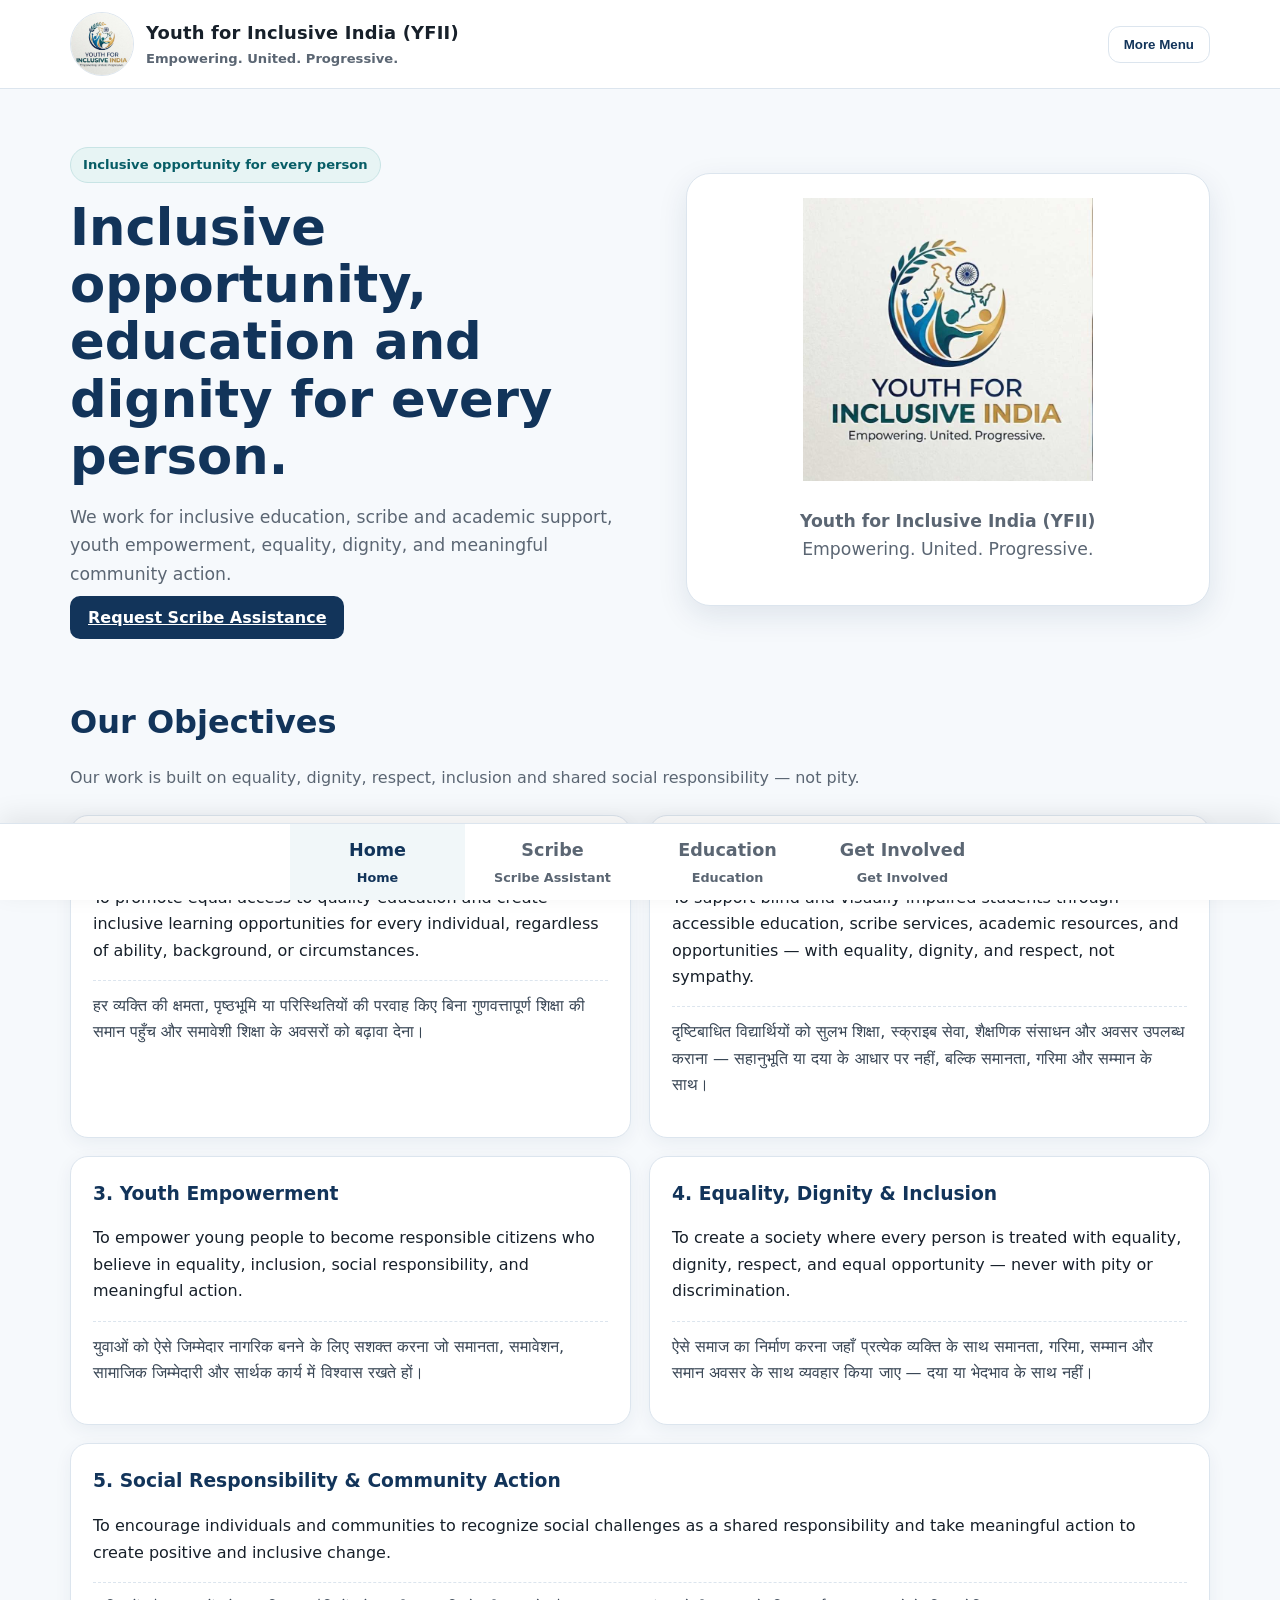
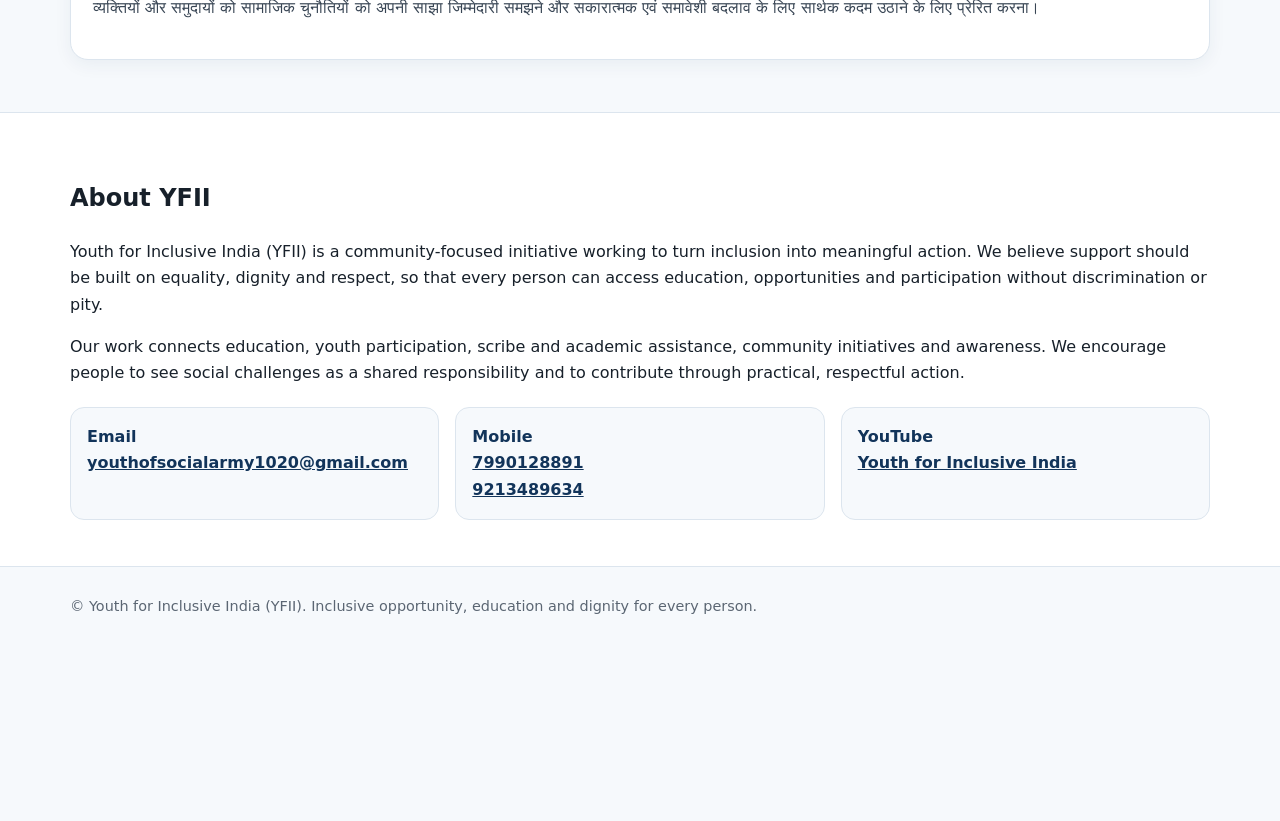
<file: index.html>
<!doctype html><html lang="en"><head><meta name="google-site-verification" content="z-LwZzAoviVv7w3AByRJLk7qnTPzWiWDHtJ3c6O7AU8" /><meta charset="utf-8"><meta name="viewport" content="width=device-width,initial-scale=1"><title>Youth for Inclusive India (YFII)</title><link rel="stylesheet" href="assets/styles.css"></head><body><a class="skip" href="#main">Skip to main content</a><header class="topbar"><div class="top-inner"><a class="brand" href="index.html"><img src="assets/yfii-logo.jpg" alt="Youth for Inclusive India logo"><span class="brand-text"><strong>Youth for Inclusive India (YFII)</strong><span>Empowering. United. Progressive.</span></span></a><div><button id="menuBtn" class="menu-btn" aria-expanded="false" aria-controls="siteMenu">More Menu</button><nav id="siteMenu" class="menu" aria-label="More navigation"><a href="pages/events.html">Events</a><a href="pages/stories.html">Stories</a><a href="pages/donate.html">Donate</a><a href="pages/about.html">About Us</a></nav></div></div></header><main id="main"><section class="hero"><div><span class="eyebrow">Inclusive opportunity for every person</span><h1>Inclusive opportunity, education and dignity for every person.</h1><p>We work for inclusive education, scribe and academic support, youth empowerment, equality, dignity, and meaningful community action.</p><a class="btn" href="pages/scribe.html">Request Scribe Assistance</a></div><div class="hero-card"><img src="assets/yfii-logo.jpg" alt="Youth for Inclusive India emblem and name"><p><strong>Youth for Inclusive India (YFII)</strong><br>Empowering. United. Progressive.</p></div></section><section class="section"><h2>Our Objectives</h2><p class="section-intro">Our work is built on equality, dignity, respect, inclusion and shared social responsibility — not pity.</p><div class="objective-grid"><article class="objective"><h3>1. Inclusive Education</h3><p>To promote equal access to quality education and create inclusive learning opportunities for every individual, regardless of ability, background, or circumstances.</p><p class="hi">हर व्यक्ति की क्षमता, पृष्ठभूमि या परिस्थितियों की परवाह किए बिना गुणवत्तापूर्ण शिक्षा की समान पहुँच और समावेशी शिक्षा के अवसरों को बढ़ावा देना।</p></article><article class="objective"><h3>2. Scribe &amp; Academic Support</h3><p>To support blind and visually impaired students through accessible education, scribe services, academic resources, and opportunities — with equality, dignity, and respect, not sympathy.</p><p class="hi">दृष्टिबाधित विद्यार्थियों को सुलभ शिक्षा, स्क्राइब सेवा, शैक्षणिक संसाधन और अवसर उपलब्ध कराना — सहानुभूति या दया के आधार पर नहीं, बल्कि समानता, गरिमा और सम्मान के साथ।</p></article><article class="objective"><h3>3. Youth Empowerment</h3><p>To empower young people to become responsible citizens who believe in equality, inclusion, social responsibility, and meaningful action.</p><p class="hi">युवाओं को ऐसे जिम्मेदार नागरिक बनने के लिए सशक्त करना जो समानता, समावेशन, सामाजिक जिम्मेदारी और सार्थक कार्य में विश्वास रखते हों।</p></article><article class="objective"><h3>4. Equality, Dignity &amp; Inclusion</h3><p>To create a society where every person is treated with equality, dignity, respect, and equal opportunity — never with pity or discrimination.</p><p class="hi">ऐसे समाज का निर्माण करना जहाँ प्रत्येक व्यक्ति के साथ समानता, गरिमा, सम्मान और समान अवसर के साथ व्यवहार किया जाए — दया या भेदभाव के साथ नहीं।</p></article><article class="objective"><h3>5. Social Responsibility &amp; Community Action</h3><p>To encourage individuals and communities to recognize social challenges as a shared responsibility and take meaningful action to create positive and inclusive change.</p><p class="hi">व्यक्तियों और समुदायों को सामाजिक चुनौतियों को अपनी साझा जिम्मेदारी समझने और सकारात्मक एवं समावेशी बदलाव के लिए सार्थक कदम उठाने के लिए प्रेरित करना।</p></article></div></section><section class="about"><div class="about-inner"><h2>About YFII</h2><p>Youth for Inclusive India (YFII) is a community-focused initiative working to turn inclusion into meaningful action. We believe support should be built on equality, dignity and respect, so that every person can access education, opportunities and participation without discrimination or pity.</p><p>Our work connects education, youth participation, scribe and academic assistance, community initiatives and awareness. We encourage people to see social challenges as a shared responsibility and to contribute through practical, respectful action.</p><div class="contact-box"><div class="contact-item"><strong>Email</strong><a href="mailto:youthofsocialarmy1020@gmail.com">youthofsocialarmy1020@gmail.com</a></div><div class="contact-item"><strong>Mobile</strong><a href="tel:7990128891">7990128891</a><br><a href="tel:9213489634">9213489634</a></div><div class="contact-item"><strong>YouTube</strong><a href="https://youtube.com/@youthforinclusiveindia" target="_blank" rel="noopener">Youth for Inclusive India</a></div></div></div></section></main><footer class="footer">© Youth for Inclusive India (YFII). Inclusive opportunity, education and dignity for every person.</footer><nav class="dock" aria-label="Primary navigation"><div class="dock-inner"><a href="index.html"><span>Home</span>Home</a><a href="pages/scribe.html"><span>Scribe</span>Scribe Assistant</a><a href="pages/education.html"><span>Education</span>Education</a><a href="pages/get-involved.html"><span>Get Involved</span>Get Involved</a></div></nav><script src="js/config.js"></script><script src="js/api.js"></script><script src="js/main.js"></script></body></html>
</file>
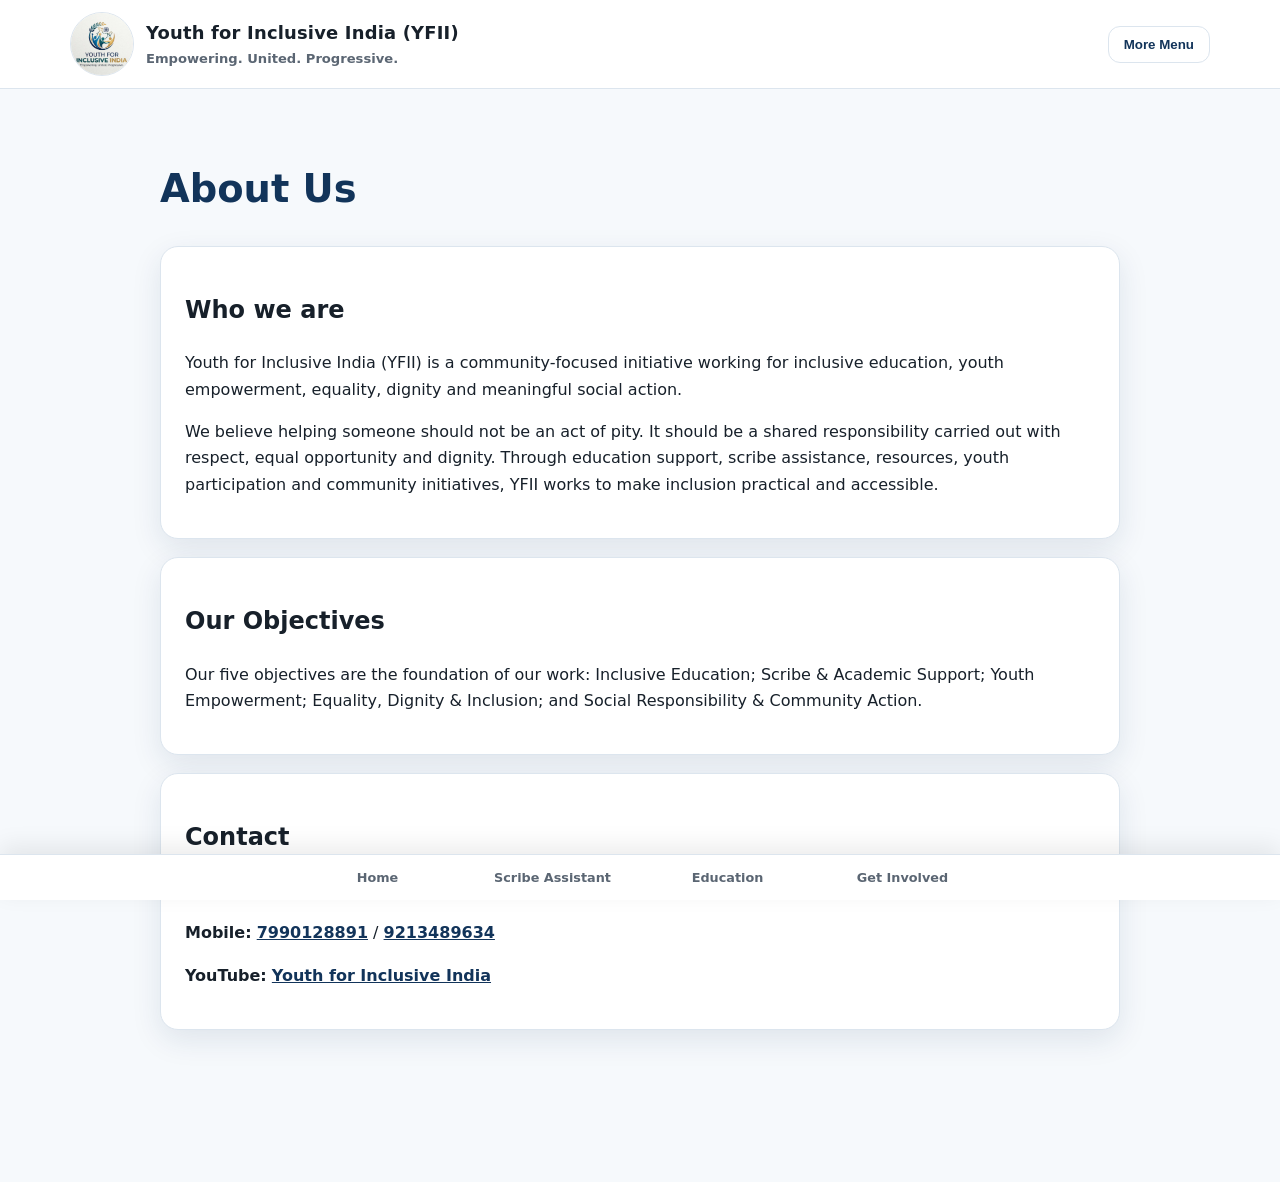
<file: pages/about.html>
<!doctype html><html lang="en"><head><meta charset="utf-8"><meta name="viewport" content="width=device-width,initial-scale=1"><title>About Us | YFII</title><link rel="stylesheet" href="../assets/styles.css"></head><body><a class="skip" href="#main">Skip to main content</a><header class="topbar"><div class="top-inner"><a class="brand" href="../index.html"><img src="../assets/yfii-logo.jpg" alt="Youth for Inclusive India logo"><span class="brand-text"><strong>Youth for Inclusive India (YFII)</strong><span>Empowering. United. Progressive.</span></span></a><div><button id="menuBtn" class="menu-btn" aria-expanded="false">More Menu</button><nav id="siteMenu" class="menu"><a href="events.html">Events</a><a href="stories.html">Stories</a><a href="donate.html">Donate</a><a href="about.html">About Us</a></nav></div></div></header><main id="main" class="page"><h1>About Us</h1><div class="card"><h2>Who we are</h2><p>Youth for Inclusive India (YFII) is a community-focused initiative working for inclusive education, youth empowerment, equality, dignity and meaningful social action.</p><p>We believe helping someone should not be an act of pity. It should be a shared responsibility carried out with respect, equal opportunity and dignity. Through education support, scribe assistance, resources, youth participation and community initiatives, YFII works to make inclusion practical and accessible.</p></div><div class="card"><h2>Our Objectives</h2><p>Our five objectives are the foundation of our work: Inclusive Education; Scribe &amp; Academic Support; Youth Empowerment; Equality, Dignity &amp; Inclusion; and Social Responsibility &amp; Community Action.</p></div><div class="card"><h2>Contact</h2><p><strong>Email:</strong> <a href="mailto:youthofsocialarmy1020@gmail.com">youthofsocialarmy1020@gmail.com</a></p><p><strong>Mobile:</strong> <a href="tel:7990128891">7990128891</a> / <a href="tel:9213489634">9213489634</a></p><p><strong>YouTube:</strong> <a href="https://youtube.com/@youthforinclusiveindia" target="_blank" rel="noopener">Youth for Inclusive India</a></p></div></main><nav class="dock" aria-label="Primary navigation"><div class="dock-inner"><a href="../index.html">Home</a><a href="scribe.html">Scribe Assistant</a><a href="education.html">Education</a><a href="get-involved.html">Get Involved</a></div></nav><script src="../js/config.js"></script><script src="../js/api.js"></script><script src="../js/main.js"></script></body></html>
</file>
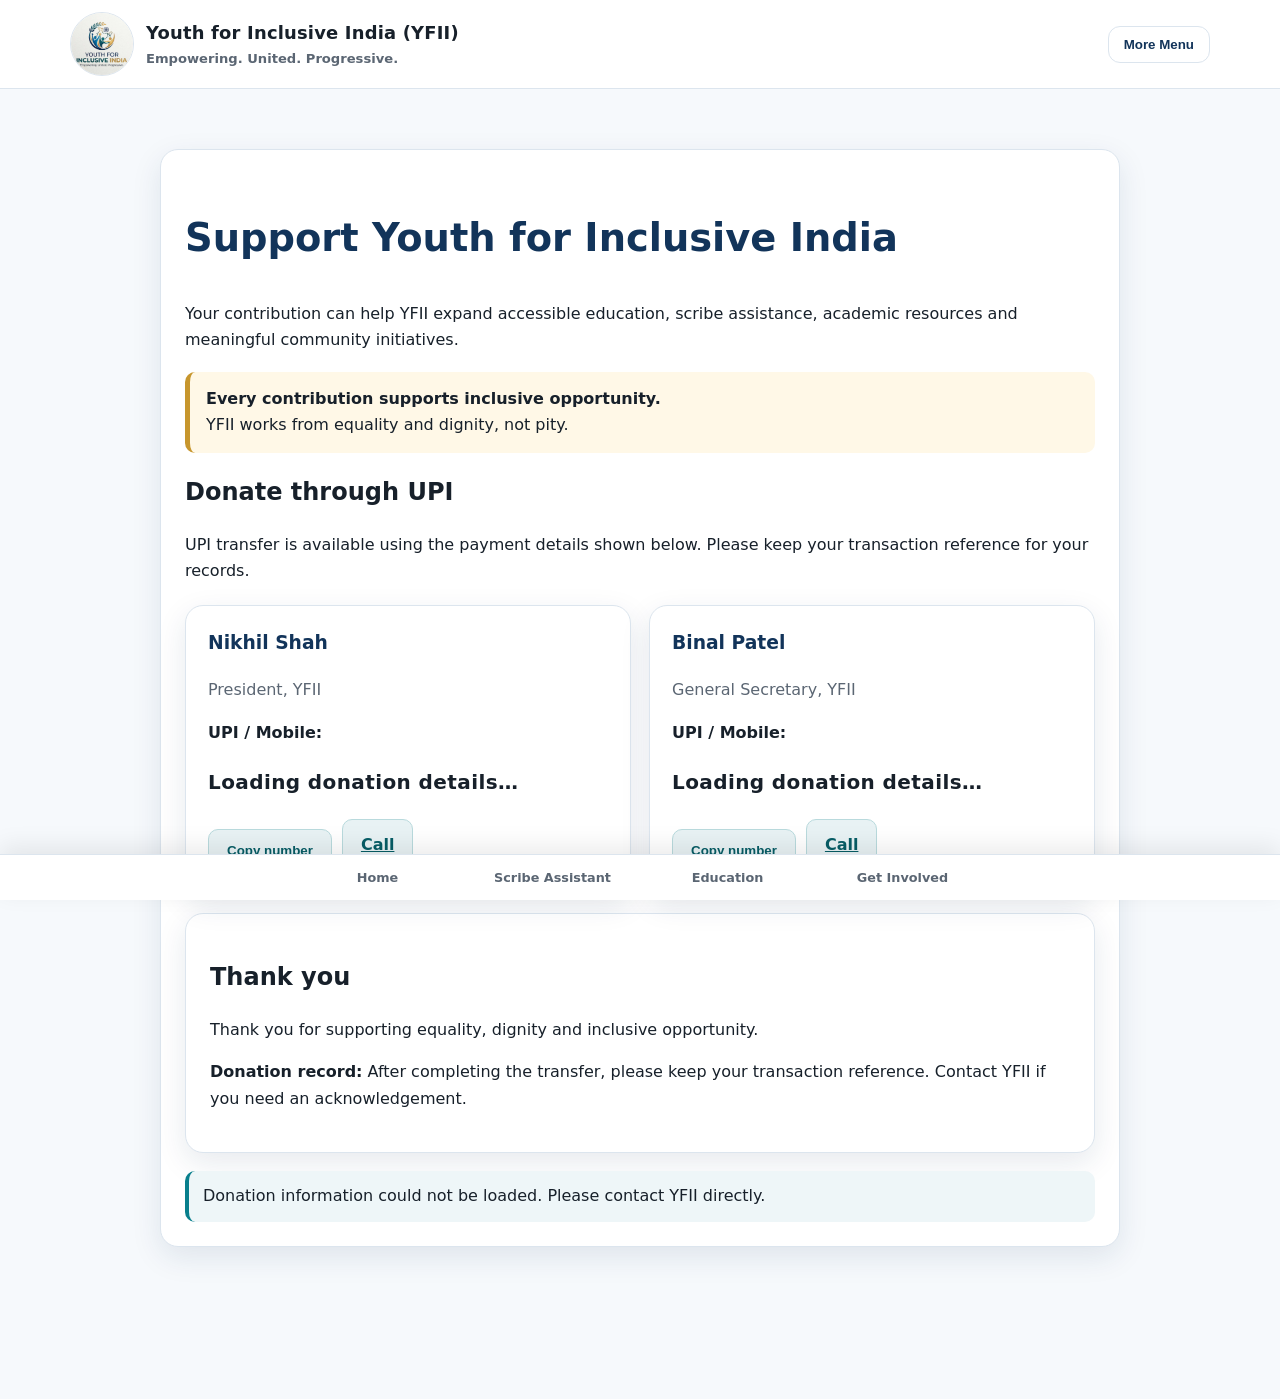
<file: pages/donate.html>
<!doctype html>
<html lang="en"><head><meta charset="utf-8"><meta name="viewport" content="width=device-width,initial-scale=1"><title>Donate | YFII</title><link rel="stylesheet" href="../assets/styles.css"></head>
<body><a class="skip" href="#main">Skip to main content</a><header class="topbar"><div class="top-inner"><a class="brand" href="../index.html"><img src="../assets/yfii-logo.jpg" alt="Youth for Inclusive India logo"><span class="brand-text"><strong>Youth for Inclusive India (YFII)</strong><span>Empowering. United. Progressive.</span></span></a><div><button id="menuBtn" class="menu-btn" aria-expanded="false" aria-controls="siteMenu">More Menu</button><nav id="siteMenu" class="menu" aria-label="More navigation"><a href="events.html">Events</a><a href="stories.html">Stories</a><a href="donate.html" aria-current="page">Donate</a><a href="about.html">About Us</a></nav></div></div></header>
<main id="main" class="page"><section class="card"><h1 id="donationTitle">Support Youth for Inclusive India</h1><p id="donationIntro">Your contribution can help YFII expand accessible education, scribe assistance, academic resources and meaningful community initiatives.</p><div class="notice"><strong>Every contribution supports inclusive opportunity.</strong><br>YFII works from equality and dignity, not pity.</div><h2>Donate through UPI</h2><p id="donationNote">UPI transfer is available using the payment details shown below. Please keep your transaction reference for your records.</p>
<div class="donation-grid"><article class="donation-card"><h3 id="upi1Name">Nikhil Shah</h3><p class="muted" id="upi1Role">President, YFII</p><p><strong>UPI / Mobile:</strong></p><p class="donation-number" id="upi1">Loading donation details…</p><div class="donation-actions"><button type="button" class="btn secondary copy-btn" data-copy="upi1">Copy number</button><a id="call1" class="btn secondary" href="tel:7990128891">Call</a></div></article>
<article class="donation-card"><h3 id="upi2Name">Binal Patel</h3><p class="muted" id="upi2Role">General Secretary, YFII</p><p><strong>UPI / Mobile:</strong></p><p class="donation-number" id="upi2">Loading donation details…</p><div class="donation-actions"><button type="button" class="btn secondary copy-btn" data-copy="upi2">Copy number</button><a id="call2" class="btn secondary" href="tel:9213489634">Call</a></div></article></div>
<section id="qrBox" class="card qr-wrap" hidden aria-labelledby="qrHeading"><h2 id="qrHeading">Scan Donation QR Code</h2><p>Use your UPI app to scan the QR code. The QR image is managed from the YFII Donation Settings sheet, so it can be changed without another Netlify deployment.</p><img id="donationQR" alt="YFII donation QR code"></section>
<section class="card"><h2>Thank you</h2><p id="donationThanks">Thank you for supporting equality, dignity and inclusive opportunity.</p><p><strong>Donation record:</strong> After completing the transfer, please keep your transaction reference. Contact YFII if you need an acknowledgement.</p></section>
<div id="donationStatus" class="status" role="status" aria-live="polite">Loading donation information…</div></section></main>
<nav class="dock" aria-label="Primary navigation"><div class="dock-inner"><a href="../index.html">Home</a><a href="scribe.html">Scribe Assistant</a><a href="education.html">Education</a><a href="get-involved.html">Get Involved</a></div></nav>
<script src="../js/config.js"></script><script src="../js/api.js"></script><script src="../js/main.js"></script><script>
document.addEventListener('DOMContentLoaded',async function(){var status=document.getElementById('donationStatus');document.querySelectorAll('.copy-btn').forEach(function(btn){btn.addEventListener('click',async function(){var el=document.getElementById(btn.getAttribute('data-copy')),value=el?el.textContent.trim():'';try{await navigator.clipboard.writeText(value);status.textContent='Donation number copied.';}catch(e){status.textContent='Copy is not available. Please select and copy the number manually.';}});});try{var r=await YFII_API.get({action:'donation'}),c=r.config||{};document.getElementById('donationTitle').textContent=c.DonationTitle||'Support Youth for Inclusive India';document.getElementById('donationIntro').textContent=c.DonationIntro||document.getElementById('donationIntro').textContent;document.getElementById('donationNote').textContent=c.DonationNote||document.getElementById('donationNote').textContent;document.getElementById('donationThanks').textContent=c.DonationThankYou||document.getElementById('donationThanks').textContent;document.getElementById('upi1').textContent=c.DonationUPI1||'Donation UPI details will be updated by YFII.';document.getElementById('upi2').textContent=c.DonationUPI2||'Donation UPI details will be updated by YFII.';document.getElementById('upi1Name').textContent=c.DonationUPI1Name||'Nikhil Shah';document.getElementById('upi1Role').textContent=c.DonationUPI1Role||'President, YFII';document.getElementById('upi2Name').textContent=c.DonationUPI2Name||'Binal Patel';document.getElementById('upi2Role').textContent=c.DonationUPI2Role||'General Secretary, YFII';document.getElementById('call1').href='tel:'+String(c.DonationUPI1||'7990128891').replace(/\D/g,'');document.getElementById('call2').href='tel:'+String(c.DonationUPI2||'9213489634').replace(/\D/g,'');if(c.DonationQRURL){var q=document.getElementById('donationQR');q.src=c.DonationQRURL;q.alt=c.DonationQRAlt||'YFII donation QR code';document.getElementById('qrBox').hidden=false;}status.textContent='Donation information loaded.';}catch(e){status.textContent='Donation information could not be loaded. Please contact YFII directly.';}});
</script></body></html>
</file>
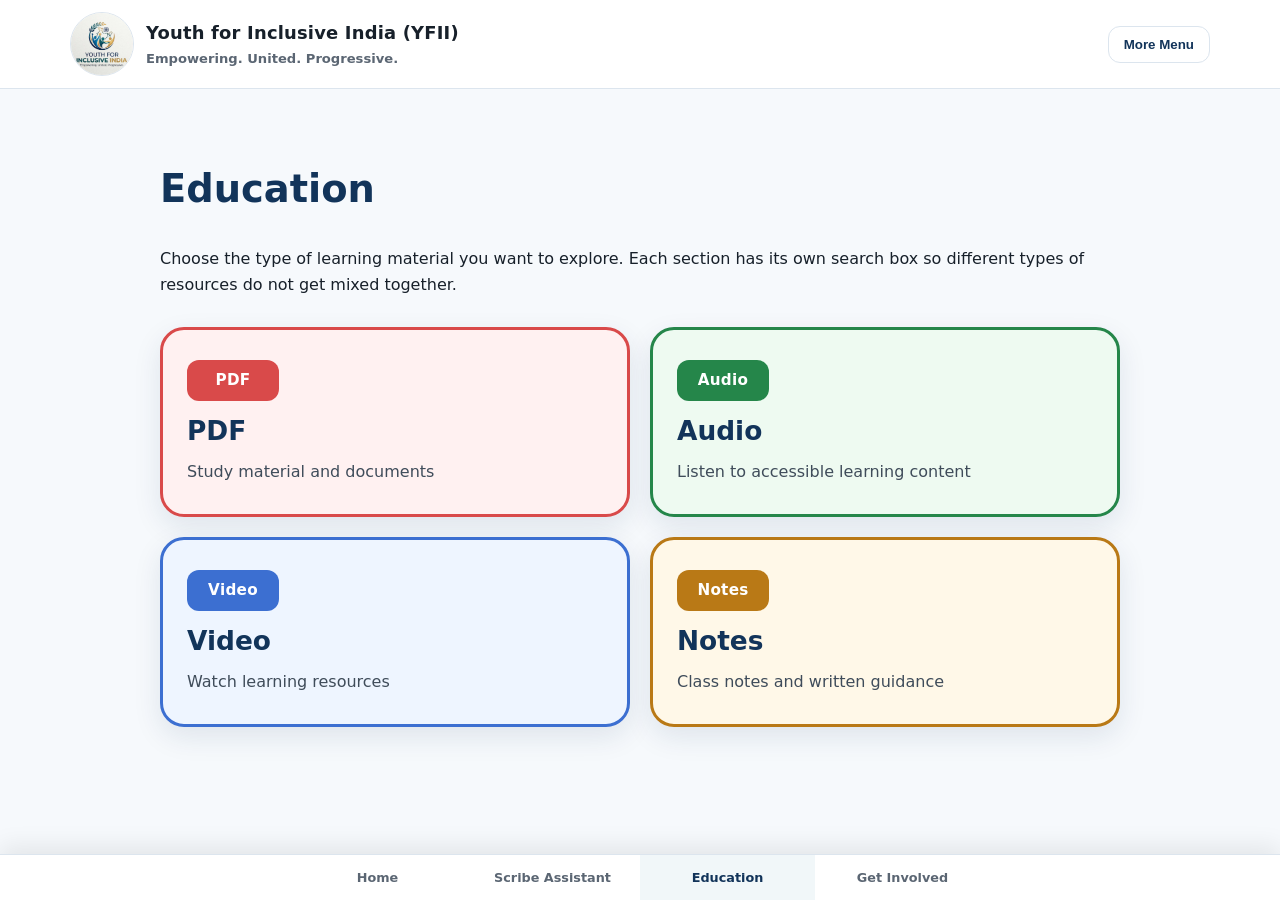
<file: pages/education.html>
<!doctype html>
<html lang="en">
<head>
<meta charset="utf-8">
<meta name="viewport" content="width=device-width,initial-scale=1">
<title>Education | YFII</title>
<link rel="stylesheet" href="../assets/styles.css">
</head>
<body data-content="education">
<a class="skip" href="#main">Skip to main content</a>
<header class="topbar">
  <div class="top-inner">
    <a class="brand" href="../index.html">
      <img src="../assets/yfii-logo.jpg" alt="Youth for Inclusive India logo">
      <span class="brand-text"><strong>Youth for Inclusive India (YFII)</strong><span>Empowering. United. Progressive.</span></span>
    </a>
    <div>
      <button id="menuBtn" class="menu-btn" aria-expanded="false">More Menu</button>
      <nav id="siteMenu" class="menu">
        <a href="events.html">Events</a><a href="stories.html">Stories</a><a href="donate.html">Donate</a><a href="about.html">About Us</a>
      </nav>
    </div>
  </div>
</header>

<main id="main" class="page education-page">
  <h1>Education</h1>
  <p>Choose the type of learning material you want to explore. Each section has its own search box so different types of resources do not get mixed together.</p>

  <section aria-labelledby="resource-types-heading">
    <h2 id="resource-types-heading" class="visually-hidden">Education resource types</h2>
    <div class="education-type-grid" role="list">
      <button type="button" class="education-type-card education-pdf" data-resource-type="pdf" aria-controls="educationBrowser" aria-pressed="false" role="listitem">
        <span class="education-type-icon" aria-hidden="true">PDF</span>
        <span class="education-type-title">PDF</span>
        <span class="education-type-subtitle">Study material and documents</span>
      </button>
      <button type="button" class="education-type-card education-audio" data-resource-type="audio" aria-controls="educationBrowser" aria-pressed="false" role="listitem">
        <span class="education-type-icon" aria-hidden="true">Audio</span>
        <span class="education-type-title">Audio</span>
        <span class="education-type-subtitle">Listen to accessible learning content</span>
      </button>
      <button type="button" class="education-type-card education-video" data-resource-type="video" aria-controls="educationBrowser" aria-pressed="false" role="listitem">
        <span class="education-type-icon" aria-hidden="true">Video</span>
        <span class="education-type-title">Video</span>
        <span class="education-type-subtitle">Watch learning resources</span>
      </button>
      <button type="button" class="education-type-card education-notes" data-resource-type="notes" aria-controls="educationBrowser" aria-pressed="false" role="listitem">
        <span class="education-type-icon" aria-hidden="true">Notes</span>
        <span class="education-type-title">Notes</span>
        <span class="education-type-subtitle">Class notes and written guidance</span>
      </button>
    </div>
  </section>

  <section id="educationBrowser" class="education-browser" aria-labelledby="educationBrowserTitle" hidden>
    <div class="education-browser-header">
      <div>
        <p class="education-current-type" id="educationCurrentType">PDF</p>
        <h2 id="educationBrowserTitle">PDF Resources</h2>
        <p id="educationBrowserHelp" class="help-text">Search within PDF resources.</p>
      </div>
      <button type="button" id="changeEducationType" class="btn secondary">Change resource type</button>
    </div>

    <form id="educationSearchForm" class="search education-search" role="search">
      <label for="educationSearch">Search PDF resources</label>
      <input id="educationSearch" type="search" placeholder="Search PDFs by title, subject or topic" autocomplete="off">
      <button class="btn" type="submit">Search</button>
    </form>

    <div id="educationResults" class="result-list" aria-live="polite" aria-busy="false"></div>
  </section>
</main>

<nav class="dock" aria-label="Primary navigation">
  <div class="dock-inner">
    <a href="../index.html">Home</a>
    <a href="scribe.html">Scribe Assistant</a>
    <a href="education.html" class="active">Education</a>
    <a href="get-involved.html">Get Involved</a>
  </div>
</nav>

<script src="../js/config.js"></script>
<script src="../js/api.js"></script>
<script src="../js/main.js"></script>
</body>
</html>
</file>
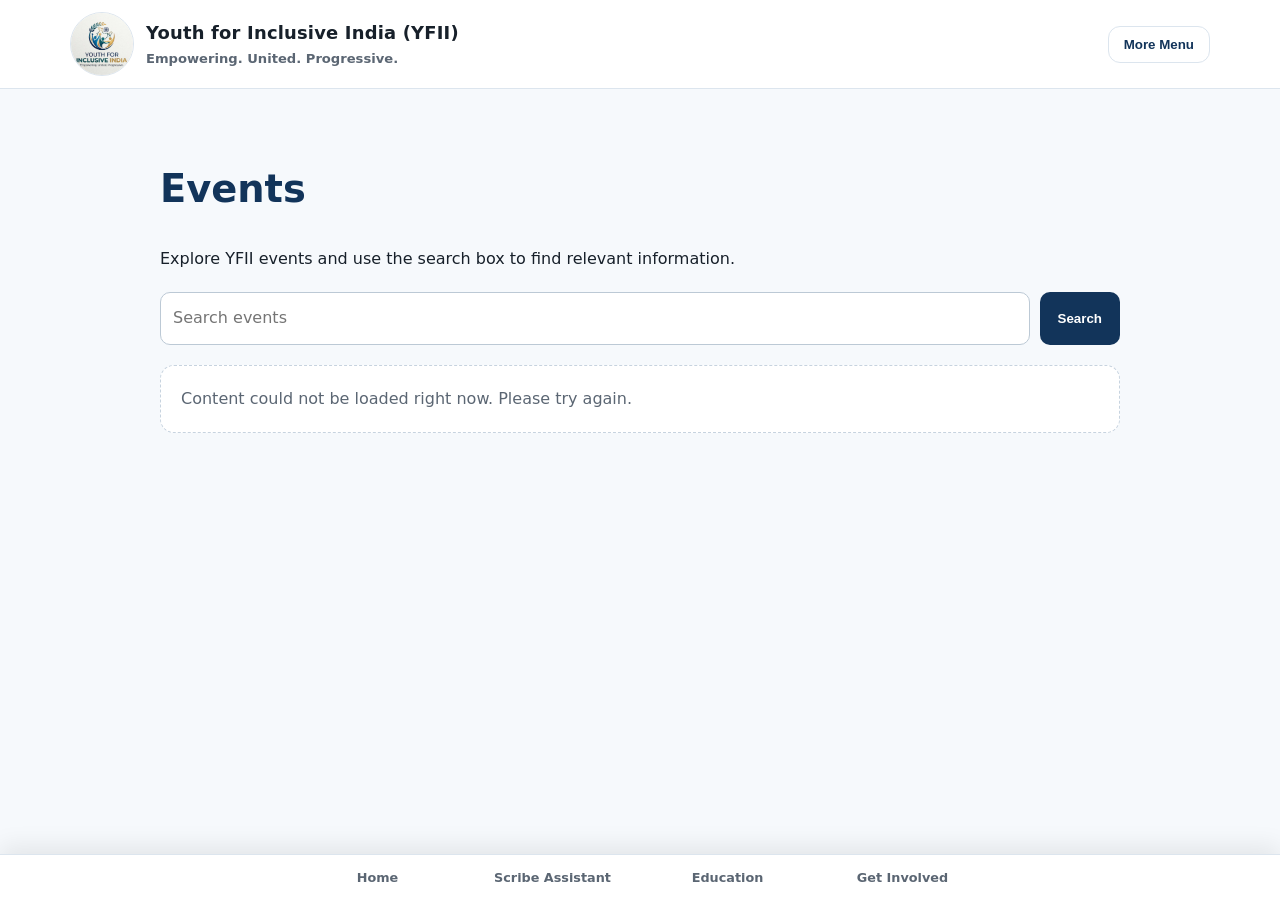
<file: pages/events.html>
<!doctype html><html lang="en"><head><meta charset="utf-8"><meta name="viewport" content="width=device-width,initial-scale=1"><title>Events | YFII</title><link rel="stylesheet" href="../assets/styles.css"></head><body data-content="events"><a class="skip" href="#main">Skip to main content</a><header class="topbar"><div class="top-inner"><a class="brand" href="../index.html"><img src="../assets/yfii-logo.jpg" alt="Youth for Inclusive India logo"><span class="brand-text"><strong>Youth for Inclusive India (YFII)</strong><span>Empowering. United. Progressive.</span></span></a><div><button id="menuBtn" class="menu-btn" aria-expanded="false">More Menu</button><nav id="siteMenu" class="menu"><a href="events.html">Events</a><a href="stories.html">Stories</a><a href="donate.html">Donate</a><a href="about.html">About Us</a></nav></div></div></header><main id="main" class="page"><h1>Events</h1><p>Explore YFII events and use the search box to find relevant information.</p><form id="searchForm" class="search"><label class="skip" for="search">Search events</label><input id="search" type="search" placeholder="Search events"><button class="btn" type="submit">Search</button></form><section id="results" class="result-list" aria-live="polite"></section></main><nav class="dock" aria-label="Primary navigation"><div class="dock-inner"><a href="../index.html">Home</a><a href="scribe.html">Scribe Assistant</a><a href="education.html">Education</a><a href="get-involved.html">Get Involved</a></div></nav><script src="../js/config.js"></script><script src="../js/api.js"></script><script src="../js/main.js"></script></body></html>
</file>
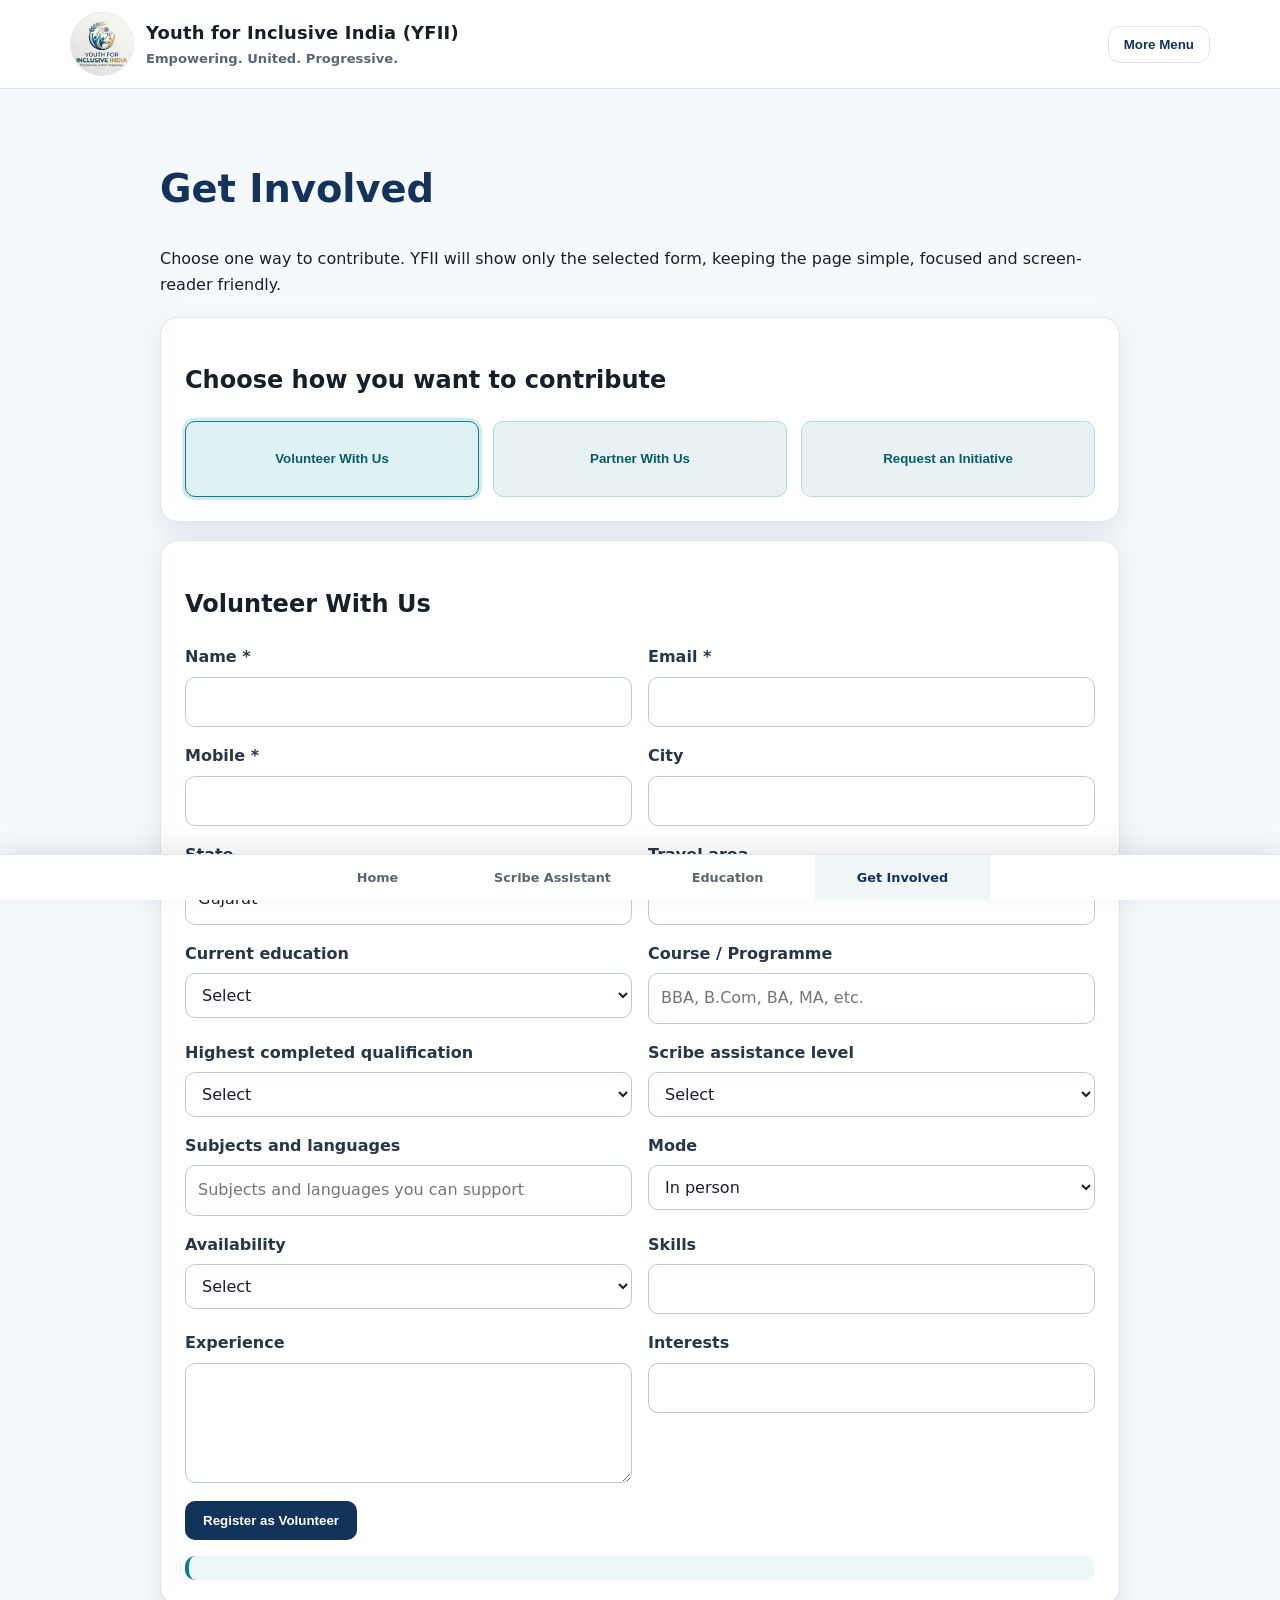
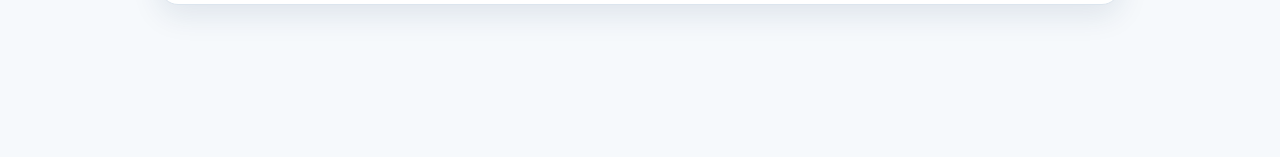
<file: pages/get-involved.html>
<!doctype html>
<html lang="en">
<head><meta charset="utf-8"><meta name="viewport" content="width=device-width,initial-scale=1"><title>Get Involved | YFII</title><link rel="stylesheet" href="../assets/styles.css"></head>
<body><a class="skip" href="#main">Skip to main content</a>
<header class="topbar"><div class="top-inner"><a class="brand" href="../index.html"><img src="../assets/yfii-logo.jpg" alt="Youth for Inclusive India logo"><span class="brand-text"><strong>Youth for Inclusive India (YFII)</strong><span>Empowering. United. Progressive.</span></span></a><div><button id="menuBtn" class="menu-btn" aria-expanded="false" aria-controls="siteMenu">More Menu</button><nav id="siteMenu" class="menu" aria-label="More navigation"><a href="events.html">Events</a><a href="stories.html">Stories</a><a href="donate.html">Donate</a><a href="about.html">About Us</a></nav></div></div></header>
<main id="main" class="page"><h1>Get Involved</h1><p>Choose one way to contribute. YFII will show only the selected form, keeping the page simple, focused and screen-reader friendly.</p>
<section class="card" aria-labelledby="involvementHeading"><h2 id="involvementHeading">Choose how you want to contribute</h2><div class="involvement-picker" role="group" aria-label="Get involved options"><button type="button" class="btn secondary involvement-choice involvement-tab" data-target="volunteerPanel" aria-controls="volunteerPanel" aria-selected="true" aria-pressed="true">Volunteer With Us</button><button type="button" class="btn secondary involvement-choice involvement-tab" data-target="partnerPanel" aria-controls="partnerPanel" aria-selected="false" aria-pressed="false">Partner With Us</button><button type="button" class="btn secondary involvement-choice involvement-tab" data-target="initiativePanel" aria-controls="initiativePanel" aria-selected="false" aria-pressed="false">Request an Initiative</button></div></section>
<section id="volunteerPanel" class="card involvement-panel" aria-labelledby="volunteerHeading"><h2 id="volunteerHeading">Volunteer With Us</h2><form data-api="volunteer"><div class="form-grid"><div class="field"><label>Name *</label><input name="name" autocomplete="name" required></div><div class="field"><label>Email *</label><input name="email" type="email" autocomplete="email" required></div><div class="field"><label>Mobile *</label><input name="mobile" type="tel" autocomplete="tel" required></div><div class="field"><label>City</label><input name="city" autocomplete="address-level2"></div><div class="field"><label>State</label><input name="state" value="Gujarat"></div><div class="field"><label>Travel area</label><input name="travelArea"></div><div class="field"><label>Current education</label><select name="education"><option value="">Select</option><option>Class 10</option><option>Class 11</option><option>Class 12</option><option>First Year (FY) undergraduate</option><option>Second Year (SY) undergraduate</option><option>Third Year (TY) undergraduate</option><option>Fourth Year undergraduate</option><option>Bachelor's Completed</option><option>Postgraduate First Year</option><option>Postgraduate Second Year</option><option>Postgraduate Completed</option></select></div><div class="field"><label>Course / Programme</label><input name="course" placeholder="BBA, B.Com, BA, MA, etc."></div><div class="field"><label>Highest completed qualification</label><select name="highestCompleted"><option value="">Select</option><option>Class 10</option><option>Class 12</option><option>FY / First Year</option><option>SY / Second Year</option><option>TY / Third Year</option><option>Bachelor's passed</option><option>Postgraduate</option><option>Postgraduate passed</option></select></div><div class="field"><label>Scribe assistance level</label><select name="scribeLevels"><option value="">Select</option><option>School Examination</option><option>College / University Examination</option><option>Competitive / Government Examination</option><option>School and College</option><option>All levels</option></select></div><div class="field"><label>Subjects and languages</label><input name="subjectsLanguages" placeholder="Subjects and languages you can support"></div><div class="field"><label>Mode</label><select name="mode"><option>In person</option><option>Online</option><option>Either</option></select></div><div class="field"><label>Availability</label><select name="availability"><option value="">Select</option><option>Available regularly</option><option>Weekdays</option><option>Weekends</option><option>Exam days only</option><option>Flexible</option></select></div><div class="field"><label>Skills</label><input name="skills"></div><div class="field"><label>Experience</label><textarea name="experience"></textarea></div><div class="field"><label>Interests</label><input name="interests"></div></div><div class="actions"><button class="btn" type="submit">Register as Volunteer</button></div><div class="status" role="status" aria-live="polite"></div></form></section>
<section id="partnerPanel" class="card involvement-panel" hidden aria-labelledby="partnerHeading"><h2 id="partnerHeading">Partner With Us</h2><form data-api="partnership"><div class="form-grid"><div class="field"><label>Organisation / Partner name *</label><input name="organization" required></div><div class="field"><label>Contact person *</label><input name="contactPerson" required></div><div class="field"><label>Email *</label><input name="email" type="email" required></div><div class="field"><label>Phone</label><input name="phone" type="tel"></div><div class="field"><label>City</label><input name="city"></div><div class="field"><label>State</label><input name="state" value="Gujarat"></div><div class="field full"><label>How would you like to partner?</label><textarea name="proposal"></textarea></div></div><div class="actions"><button class="btn" type="submit">Submit Partnership Request</button></div><div class="status" role="status" aria-live="polite"></div></form></section>
<section id="initiativePanel" class="card involvement-panel" hidden aria-labelledby="initiativeHeading"><h2 id="initiativeHeading">Request an Initiative</h2><form data-api="initiative"><div class="form-grid"><div class="field"><label>Name *</label><input name="name" required></div><div class="field"><label>Contact</label><input name="contact"></div><div class="field"><label>Email</label><input name="email" type="email"></div><div class="field"><label>City</label><input name="city"></div><div class="field"><label>State</label><input name="state" value="Gujarat"></div><div class="field"><label>Category</label><input name="category" placeholder="Education, accessibility, community, etc."></div><div class="field full"><label>Initiative / support required *</label><textarea name="description" required></textarea></div><div class="field"><label>Urgency</label><select name="urgency"><option value="">Select</option><option>Normal</option><option>Important</option><option>Urgent</option></select></div><div class="field"><label>Preferred contact method</label><select name="contactMethod"><option>Phone</option><option>Email</option><option>WhatsApp</option></select></div></div><div class="actions"><button class="btn" type="submit">Request an Initiative</button></div><div class="status" role="status" aria-live="polite"></div></form></section>
</main>
<nav class="dock" aria-label="Primary navigation"><div class="dock-inner"><a href="../index.html">Home</a><a href="scribe.html">Scribe Assistant</a><a href="education.html">Education</a><a class="active" href="get-involved.html">Get Involved</a></div></nav>
<script src="../js/config.js"></script><script src="../js/api.js"></script><script src="../js/main.js"></script><script>
document.addEventListener('DOMContentLoaded',function(){var tabs=[].slice.call(document.querySelectorAll('.involvement-tab'));function show(tab){tabs.forEach(function(t){var active=t===tab,panel=document.getElementById(t.getAttribute('data-target'));t.setAttribute('aria-selected',active?'true':'false');t.setAttribute('aria-pressed',active?'true':'false');if(panel)panel.hidden=!active;});var target=document.getElementById(tab.getAttribute('data-target')),heading=target&&target.querySelector('h2');if(heading){heading.setAttribute('tabindex','-1');heading.focus();}}tabs.forEach(function(tab){tab.addEventListener('click',function(){show(tab);});});});
</script></body></html>
</file>
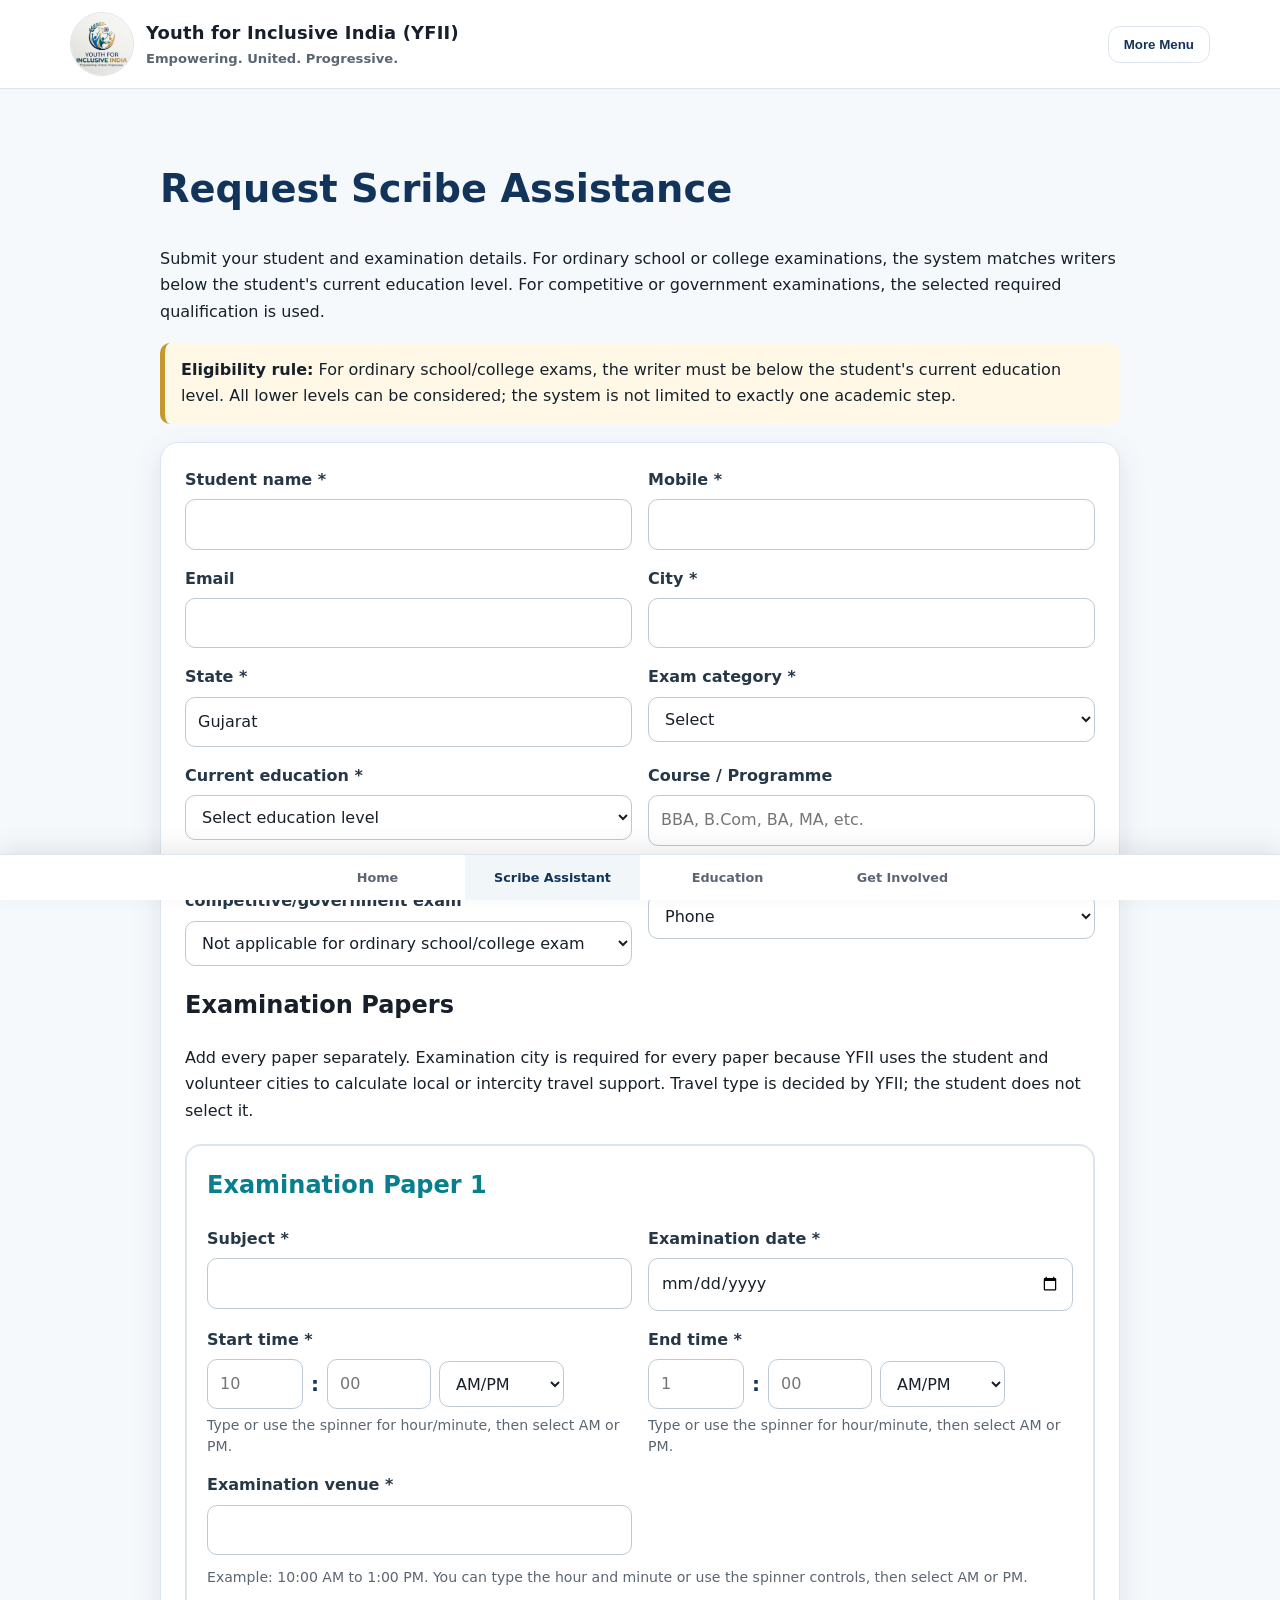
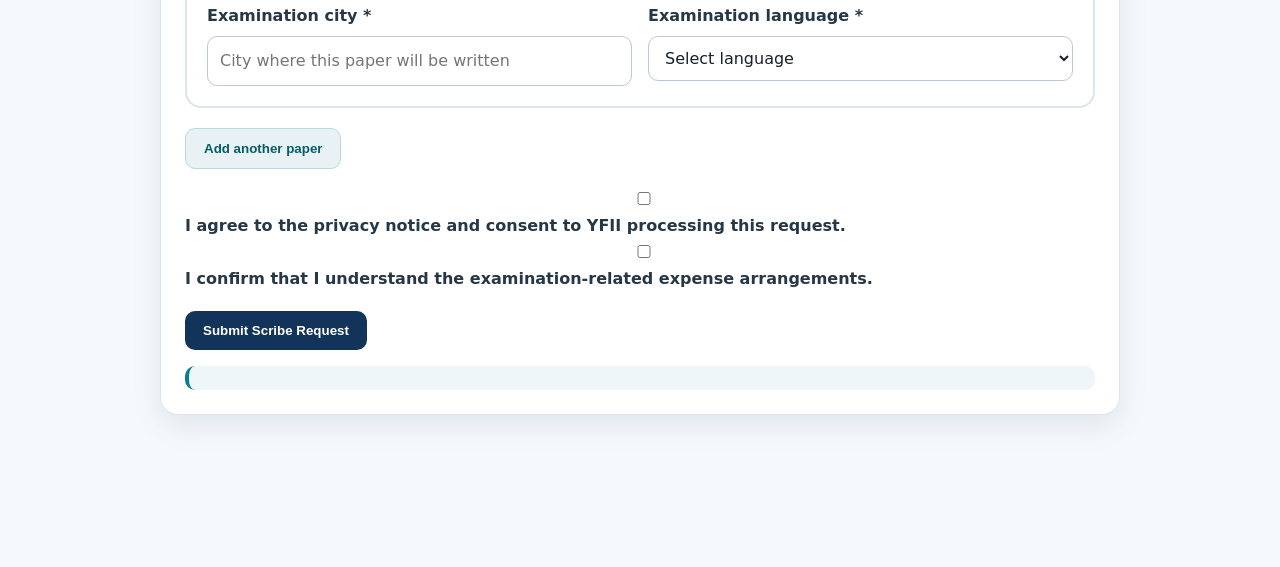
<file: pages/scribe.html>
<!doctype html><html lang="en"><head><meta charset="utf-8"><meta name="viewport" content="width=device-width,initial-scale=1"><title>Scribe Assistance | YFII</title><link rel="stylesheet" href="../assets/styles.css"></head><body><a class="skip" href="#main">Skip to main content</a><header class="topbar"><div class="top-inner"><a class="brand" href="../index.html"><img src="../assets/yfii-logo.jpg" alt="Youth for Inclusive India logo"><span class="brand-text"><strong>Youth for Inclusive India (YFII)</strong><span>Empowering. United. Progressive.</span></span></a><div><button id="menuBtn" class="menu-btn" aria-expanded="false">More Menu</button><nav id="siteMenu" class="menu"><a href="events.html">Events</a><a href="stories.html">Stories</a><a href="donate.html">Donate</a><a href="about.html">About Us</a></nav></div></div></header><main id="main" class="page"><h1>Request Scribe Assistance</h1><p>Submit your student and examination details. For ordinary school or college examinations, the system matches writers below the student's current education level. For competitive or government examinations, the selected required qualification is used.</p><div class="notice"><strong>Eligibility rule:</strong> For ordinary school/college exams, the writer must be below the student's current education level. All lower levels can be considered; the system is not limited to exactly one academic step.</div><form class="card" data-api="scribe"><div class="form-grid"><div class="field"><label>Student name *</label><input name="studentName" required></div><div class="field"><label>Mobile *</label><input name="mobile" type="tel" required></div><div class="field"><label>Email</label><input name="email" type="email"></div><div class="field"><label>City *</label><input name="city" required></div><div class="field"><label>State *</label><input name="state" value="Gujarat" required></div><div class="field"><label>Exam category *</label><select name="category" required><option value="">Select</option><option>School Examination</option><option>College / University Examination</option><option>Competitive / Government Examination</option><option>Other</option></select></div><div class="field"><label>Current education *</label><select name="education" required><option value="">Select education level</option><option>Class 8</option><option>Class 9</option><option>Class 10</option><option>Class 11</option><option>Class 12</option><option>First Year (FY) undergraduate</option><option>Second Year (SY) undergraduate</option><option>Third Year (TY) undergraduate</option><option>Fourth Year undergraduate</option><option>Bachelor's Completed</option><option>Postgraduate First Year</option><option>Postgraduate Second Year</option><option>Postgraduate Completed</option></select></div><div class="field"><label>Course / Programme</label><input name="course" placeholder="BBA, B.Com, BA, MA, etc."></div><div class="field"><label>Required writer qualification for competitive/government exam</label><select name="requiredQualification"><option value="">Not applicable for ordinary school/college exam</option><option>Below Class 10</option><option>Class 10 Pass</option><option>Class 11 Pass</option><option>Between Class 11 and Class 12</option><option>Class 12 Pass</option><option>Between Class 12 and First Year</option><option>First Year / FY</option><option>Second Year / SY</option><option>Third Year / TY</option><option>Undergraduate</option><option>Graduation passed / Bachelor's passed</option><option>Postgraduate</option><option>Postgraduate passed</option></select></div><div class="field"><label>Preferred contact method *</label><select name="contactMethod" required><option>Phone</option><option>Email</option><option>WhatsApp</option></select></div></div><section aria-labelledby="papersHeading"><h2 id="papersHeading">Examination Papers</h2><p>Add every paper separately. Examination city is required for every paper because YFII uses the student and volunteer cities to calculate local or intercity travel support. Travel type is decided by YFII; the student does not select it.</p><div id="papers"><div class="paper"><h2>Examination Paper 1</h2><div class="form-grid"><div class="field"><label>Subject *</label><input name="subject" required></div><div class="field"><label>Examination date *</label><input name="date" type="date" required></div><div class="field"><label for="paper1-start-hour">Start time <span aria-hidden="true">*</span></label><div class="time-controls" role="group" aria-label="Start time"><input id="paper1-start-hour" class="time-hour" data-time-role="hour" data-time-name="start" type="number" min="1" max="12" step="1" inputmode="numeric" placeholder="10" aria-label="Start time hour, 1 to 12" required><span aria-hidden="true">:</span><input id="paper1-start-minute" class="time-minute" data-time-role="minute" data-time-name="start" type="number" min="0" max="59" step="1" inputmode="numeric" placeholder="00" aria-label="Start time minutes, 0 to 59" required><select id="paper1-start-period" class="time-period" data-time-role="period" data-time-name="start" aria-label="Start time AM or PM" required><option value="">AM/PM</option><option value="AM">AM</option><option value="PM">PM</option></select><input type="hidden" name="start" value=""></div><p class="help-text">Type or use the spinner for hour/minute, then select AM or PM.</p></div><div class="field"><label for="paper1-end-hour">End time <span aria-hidden="true">*</span></label><div class="time-controls" role="group" aria-label="End time"><input id="paper1-end-hour" class="time-hour" data-time-role="hour" data-time-name="end" type="number" min="1" max="12" step="1" inputmode="numeric" placeholder="1" aria-label="End time hour, 1 to 12" required><span aria-hidden="true">:</span><input id="paper1-end-minute" class="time-minute" data-time-role="minute" data-time-name="end" type="number" min="0" max="59" step="1" inputmode="numeric" placeholder="00" aria-label="End time minutes, 0 to 59" required><select id="paper1-end-period" class="time-period" data-time-role="period" data-time-name="end" aria-label="End time AM or PM" required><option value="">AM/PM</option><option value="AM">AM</option><option value="PM">PM</option></select><input type="hidden" name="end" value=""></div><p class="help-text">Type or use the spinner for hour/minute, then select AM or PM.</p></div><div class="field"><label>Examination venue *</label><input name="venue" required></div><div id="paper-time-help" class="field full"><p class="help-text">Example: 10:00 AM to 1:00 PM. You can type the hour and minute or use the spinner controls, then select AM or PM.</p></div><div class="field"><label>Examination city *</label><input name="examCity" required autocomplete="address-level2" placeholder="City where this paper will be written"></div><div class="field"><label>Examination language *</label><select name="language" required><option value="">Select language</option><option>English</option><option>Hindi</option><option>Gujarati</option><option>Other</option></select></div></div><div class="paper-actions"><button type="button" class="btn danger remove-paper" style="display:none">Remove this paper</button></div></div></div><div class="actions"><button id="addPaper" type="button" class="btn secondary">Add another paper</button></div></section><div class="field full" style="margin-top:18px"><label><input type="checkbox" name="privacyConsent" value="Yes" required> I agree to the privacy notice and consent to YFII processing this request.</label></div><div class="field full"><label><input type="checkbox" name="expenseConsent" value="Yes" required> I confirm that I understand the examination-related expense arrangements.</label></div><div class="actions"><button type="submit" class="btn">Submit Scribe Request</button></div><div class="status" role="status" aria-live="polite"></div></form></main><nav class="dock" aria-label="Primary navigation"><div class="dock-inner"><a href="../index.html">Home</a><a class="active" href="scribe.html">Scribe Assistant</a><a href="education.html">Education</a><a href="get-involved.html">Get Involved</a></div></nav><script src="../js/config.js"></script><script src="../js/api.js"></script><script src="../js/main.js"></script></body></html>
</file>
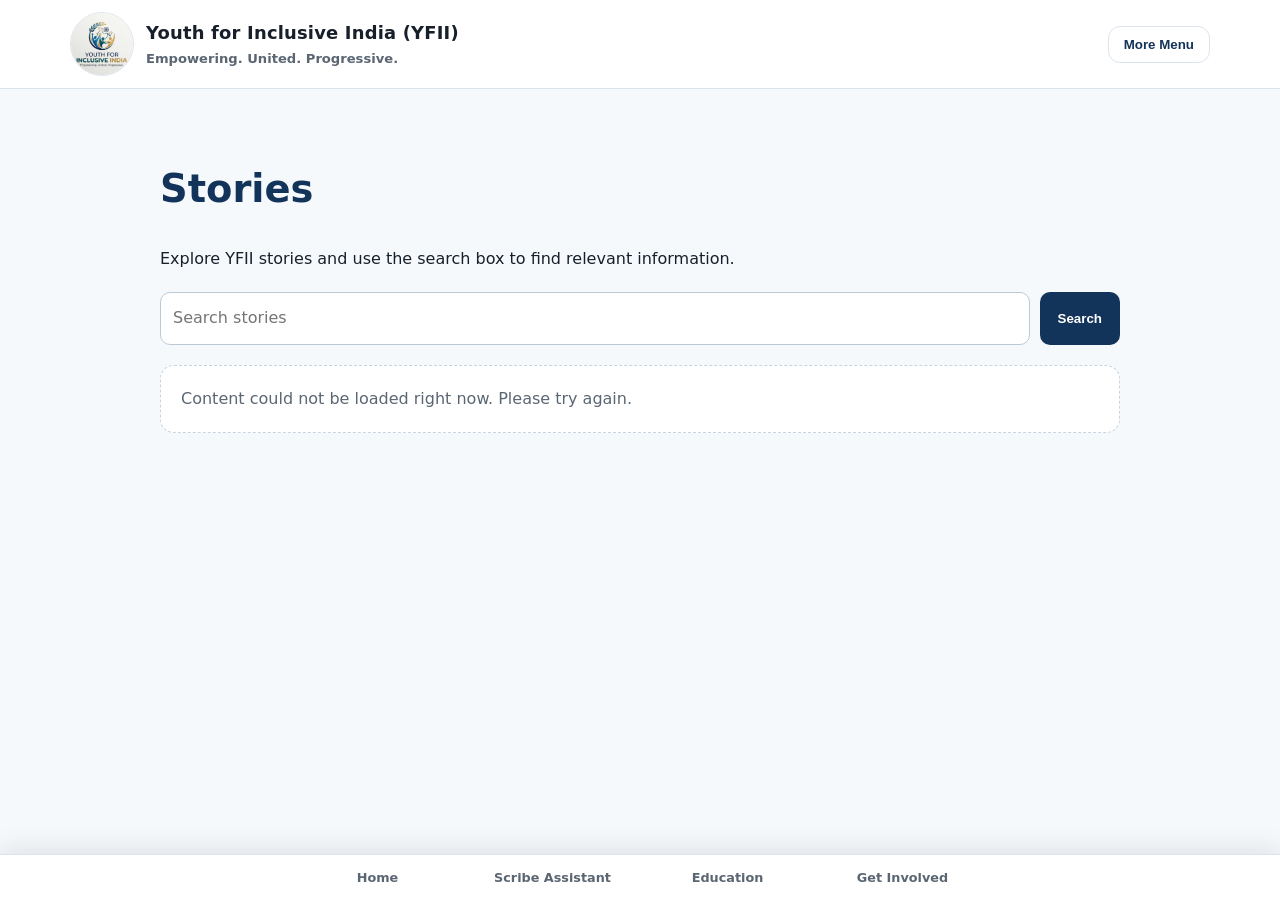
<file: pages/stories.html>
<!doctype html><html lang="en"><head><meta charset="utf-8"><meta name="viewport" content="width=device-width,initial-scale=1"><title>Stories | YFII</title><link rel="stylesheet" href="../assets/styles.css"></head><body data-content="stories"><a class="skip" href="#main">Skip to main content</a><header class="topbar"><div class="top-inner"><a class="brand" href="../index.html"><img src="../assets/yfii-logo.jpg" alt="Youth for Inclusive India logo"><span class="brand-text"><strong>Youth for Inclusive India (YFII)</strong><span>Empowering. United. Progressive.</span></span></a><div><button id="menuBtn" class="menu-btn" aria-expanded="false">More Menu</button><nav id="siteMenu" class="menu"><a href="events.html">Events</a><a href="stories.html">Stories</a><a href="donate.html">Donate</a><a href="about.html">About Us</a></nav></div></div></header><main id="main" class="page"><h1>Stories</h1><p>Explore YFII stories and use the search box to find relevant information.</p><form id="searchForm" class="search"><label class="skip" for="search">Search stories</label><input id="search" type="search" placeholder="Search stories"><button class="btn" type="submit">Search</button></form><section id="results" class="result-list" aria-live="polite"></section></main><nav class="dock" aria-label="Primary navigation"><div class="dock-inner"><a href="../index.html">Home</a><a href="scribe.html">Scribe Assistant</a><a href="education.html">Education</a><a href="get-involved.html">Get Involved</a></div></nav><script src="../js/config.js"></script><script src="../js/api.js"></script><script src="../js/main.js"></script></body></html>
</file>
<file: assets/styles.css>
:root{--navy:#12345a;--teal:#087f8c;--gold:#c7962d;--ink:#17202a;--muted:#5b6673;--bg:#f6f9fc;--card:#fff;--line:#dce5ee;--focus:#ffb703;--shadow:0 10px 30px rgba(18,52,90,.10)}
*{box-sizing:border-box}html{scroll-behavior:smooth}body{margin:0;font-family:system-ui,-apple-system,"Segoe UI",Arial,sans-serif;color:var(--ink);background:var(--bg);line-height:1.65;padding-bottom:92px}a{color:var(--navy);font-weight:650}a:hover{text-decoration:none}.skip{position:absolute;left:-9999px;top:auto}.skip:focus{left:16px;top:16px;background:#fff;padding:10px 14px;z-index:9999;border:3px solid var(--focus)}:focus-visible{outline:4px solid var(--focus);outline-offset:3px}
.topbar{background:#fff;border-bottom:1px solid var(--line);position:sticky;top:0;z-index:100}.top-inner{max-width:1180px;margin:auto;padding:12px 20px;display:flex;align-items:center;justify-content:space-between;gap:18px}.brand{display:flex;align-items:center;gap:12px;text-decoration:none;color:var(--ink)}.brand img{width:64px;height:64px;object-fit:cover;border-radius:50%;border:1px solid var(--line)}.brand-text strong{display:block;font-size:1.12rem;letter-spacing:.2px}.brand-text span{display:block;font-size:.82rem;color:var(--muted)}.menu-btn{border:1px solid var(--line);background:#fff;border-radius:12px;padding:10px 15px;font-weight:750;color:var(--navy);cursor:pointer}.menu{display:none;position:absolute;right:20px;top:88px;width:min(360px,calc(100vw - 40px));background:#fff;border:1px solid var(--line);border-radius:16px;box-shadow:var(--shadow);padding:10px}.menu.open{display:block}.menu a{display:block;padding:12px 14px;text-decoration:none;border-radius:10px}.menu a:hover,.menu a:focus{background:#eef6f8}.hero{max-width:1180px;margin:0 auto;padding:58px 20px 36px;display:grid;grid-template-columns:1.05fr .95fr;gap:36px;align-items:center}.eyebrow{display:inline-block;background:#e7f4f4;color:#075d66;border:1px solid #c8e4e5;border-radius:999px;padding:6px 12px;font-size:.82rem;font-weight:800}.hero h1{font-size:clamp(2rem,4vw,3.6rem);line-height:1.12;margin:16px 0;color:var(--navy)}.hero p{font-size:1.08rem;color:var(--muted)}.hero-card{background:#fff;border:1px solid var(--line);border-radius:24px;padding:24px;box-shadow:var(--shadow);text-align:center}.hero-card img{width:min(290px,100%);max-height:290px;object-fit:contain}.section{max-width:1180px;margin:0 auto;padding:28px 20px 52px}.section h2{font-size:2rem;color:var(--navy);margin:0 0 10px}.section-intro{color:var(--muted);max-width:800px}.objective-grid{display:grid;grid-template-columns:repeat(2,minmax(0,1fr));gap:18px;margin-top:24px}.objective{background:#fff;border:1px solid var(--line);border-radius:18px;padding:22px;box-shadow:0 5px 18px rgba(18,52,90,.06)}.objective:last-child{grid-column:1/-1}.objective h3{margin:0 0 8px;color:var(--navy)}.objective .hi{margin-top:12px;padding-top:12px;border-top:1px dashed var(--line);color:#384554}.about{background:#fff;border-top:1px solid var(--line);border-bottom:1px solid var(--line)}.about-inner{max-width:1180px;margin:auto;padding:46px 20px}.contact-box{display:grid;grid-template-columns:repeat(3,1fr);gap:16px;margin-top:20px}.contact-item{background:var(--bg);border:1px solid var(--line);border-radius:14px;padding:16px}.contact-item strong{display:block;color:var(--navy)}.page{max-width:1000px;margin:0 auto;padding:42px 20px}.page h1{font-size:2.4rem;color:var(--navy)}.card{background:#fff;border:1px solid var(--line);border-radius:18px;padding:24px;box-shadow:var(--shadow);margin:18px 0}.form-grid{display:grid;grid-template-columns:repeat(2,minmax(0,1fr));gap:16px}.field{display:flex;flex-direction:column;gap:6px}.field.full{grid-column:1/-1}.field label{font-weight:750;color:#263747}.field input,.field select,.field textarea{width:100%;font:inherit;padding:11px 12px;border:1px solid #bcc9d5;border-radius:10px;background:#fff;color:var(--ink)}.field textarea{min-height:120px;resize:vertical}.btn{border:0;border-radius:10px;padding:12px 18px;font-weight:800;cursor:pointer;background:var(--navy);color:#fff}.btn.secondary{background:#e8f2f4;color:#075d66;border:1px solid #b9dadd}.btn.danger{background:#fff0f0;color:#9d2222;border:1px solid #e3aaaa}.actions{display:flex;gap:10px;flex-wrap:wrap;margin-top:18px}.status{margin-top:16px;padding:12px 14px;border-radius:10px;background:#eef6f8;border-left:4px solid var(--teal);min-height:20px}.search{display:flex;gap:10px;margin:20px 0}.search input{flex:1;padding:12px;border:1px solid #bcc9d5;border-radius:10px;font:inherit}.paper{border:2px solid #dce5ee;border-radius:16px;padding:20px;margin:20px 0;background:#fff}.paper h2{margin-top:0;color:var(--teal)}.paper-actions{display:flex;justify-content:flex-end}.notice{background:#fff8e7;border-left:5px solid var(--gold);padding:14px 16px;border-radius:10px;margin:18px 0}.footer{max-width:1180px;margin:0 auto;padding:28px 20px 110px;color:var(--muted);font-size:.9rem}.dock{position:fixed;bottom:0;left:0;right:0;background:#fff;border-top:1px solid var(--line);box-shadow:0 -8px 24px rgba(0,0,0,.08);z-index:90}.dock-inner{max-width:700px;margin:auto;display:grid;grid-template-columns:repeat(4,1fr)}.dock a{padding:12px 6px;text-align:center;text-decoration:none;color:var(--muted);font-size:.8rem;font-weight:800}.dock a span{display:block;font-size:1.1rem;margin-bottom:2px}.dock a.active{color:var(--navy);background:#f1f7f9}.empty{padding:20px;background:#fff;border:1px dashed #c7d3df;border-radius:14px;color:var(--muted)}.result-list{display:grid;gap:14px}.result{background:#fff;border:1px solid var(--line);border-radius:14px;padding:18px}.result h3{margin-top:0;color:var(--navy)}
@media(max-width:800px){.hero{grid-template-columns:1fr;padding-top:35px}.objective-grid,.contact-box,.form-grid{grid-template-columns:1fr}.objective:last-child{grid-column:auto}.top-inner{padding:10px 14px}.brand img{width:52px;height:52px}.hero h1{font-size:2.25rem}.section,.page{padding-left:15px;padding-right:15px}}


/* Production accessibility and interaction refinements */
.involvement-panel[hidden]{display:none !important}.involvement-picker{display:grid;grid-template-columns:repeat(3,minmax(0,1fr));gap:14px;margin-top:18px}.involvement-choice{min-height:76px;display:flex;align-items:center;justify-content:center;text-align:center}.involvement-choice[aria-selected="true"]{box-shadow:0 0 0 3px rgba(8,127,140,.18);border-color:#087f8c;background:#dff2f3}.donation-grid{display:grid;grid-template-columns:repeat(2,minmax(0,1fr));gap:18px;margin-top:20px}.donation-card{background:#fff;border:1px solid var(--line);border-radius:18px;padding:22px;box-shadow:var(--shadow)}.donation-card h2,.donation-card h3{margin-top:0;color:var(--navy)}.donation-number{font-size:1.25rem;font-weight:850;letter-spacing:.4px}.copy-btn{margin-top:10px}.qr-wrap{text-align:center;background:var(--bg);border:1px dashed #c7d3df;border-radius:18px;padding:20px}.qr-wrap img{max-width:300px;width:100%;height:auto}.donation-actions{display:flex;gap:10px;flex-wrap:wrap;margin-top:12px}.muted{color:var(--muted)}@media(max-width:760px){.form-grid,.objective-grid,.contact-box,.donation-grid,.involvement-picker{grid-template-columns:1fr}.objective:last-child{grid-column:auto}.page h1{font-size:2rem}.top-inner{padding:10px 14px}.brand img{width:52px;height:52px}.brand-text strong{font-size:1rem}.brand-text span{font-size:.75rem}}

.help-text{margin:0;font-size:.95rem;line-height:1.5}.field.full .help-text{margin-top:-4px}

/* Education resource browser: separated, accessible, high-visibility categories */
.visually-hidden{position:absolute!important;width:1px!important;height:1px!important;padding:0!important;margin:-1px!important;overflow:hidden!important;clip:rect(0,0,0,0)!important;white-space:nowrap!important;border:0!important}
.education-type-grid{display:grid;grid-template-columns:repeat(2,minmax(0,1fr));gap:20px;margin:28px 0 34px}
.education-type-card{min-height:190px;border:3px solid transparent;border-radius:24px;padding:24px;text-align:left;display:flex;flex-direction:column;align-items:flex-start;justify-content:center;gap:8px;cursor:pointer;font:inherit;color:var(--ink);box-shadow:0 10px 28px rgba(18,52,90,.10);transition:transform .16s ease,box-shadow .16s ease,border-color .16s ease}
.education-type-card:hover{transform:translateY(-3px);box-shadow:0 14px 34px rgba(18,52,90,.16)}
.education-type-card:focus-visible{outline:4px solid var(--focus);outline-offset:4px}
.education-type-card[aria-pressed="true"]{border-color:var(--navy);box-shadow:0 0 0 5px rgba(18,52,90,.12),0 14px 34px rgba(18,52,90,.16)}
.education-pdf{background:#fff1f1;border-color:#d94a4a}.education-pdf .education-type-icon{background:#d94a4a;color:#fff}
.education-audio{background:#eefaf1;border-color:#25864a}.education-audio .education-type-icon{background:#25864a;color:#fff}
.education-video{background:#eef5ff;border-color:#3c6fd1}.education-video .education-type-icon{background:#3c6fd1;color:#fff}
.education-notes{background:#fff8e8;border-color:#b97916}.education-notes .education-type-icon{background:#b97916;color:#fff}
.education-type-icon{min-width:92px;padding:8px 13px;border-radius:12px;text-align:center;font-weight:900;letter-spacing:.3px;font-size:.95rem}
.education-type-title{font-size:1.65rem;font-weight:900;color:var(--navy)}
.education-type-subtitle{font-size:1rem;color:#3f4c5a;line-height:1.45}
.education-browser{background:#fff;border:2px solid var(--line);border-radius:22px;padding:24px;box-shadow:var(--shadow);margin-bottom:36px}
.education-browser[hidden]{display:none!important}
.education-browser-header{display:flex;align-items:flex-start;justify-content:space-between;gap:20px}
.education-current-type{margin:0 0 2px;text-transform:uppercase;letter-spacing:.08em;font-size:.82rem;font-weight:900;color:var(--teal)}
.education-browser-header h2{margin:0;color:var(--navy);font-size:1.8rem}
.education-browser-header .help-text{color:var(--muted);margin-top:4px}
.education-search{margin:22px 0}
.education-search label{font-weight:800;color:#263747;display:block;margin-bottom:6px}
.education-search input{min-height:48px}
.education-resource{background:#fff;border:2px solid var(--line);border-radius:16px;padding:20px;box-shadow:0 5px 18px rgba(18,52,90,.06)}
.education-resource h3{margin:0 0 7px;color:var(--navy);font-size:1.25rem}
.education-resource p{margin:6px 0;color:#3f4c5a}
.education-resource-meta{display:flex;flex-wrap:wrap;gap:8px;margin:10px 0}
.education-meta{display:inline-block;background:#eef6f8;border:1px solid #c9dfe3;border-radius:999px;padding:4px 9px;font-size:.82rem;font-weight:750;color:#075d66}
.education-resource-actions{display:flex;flex-wrap:wrap;gap:10px;margin-top:14px}
.education-resource-actions a{display:inline-flex;align-items:center;min-height:46px;padding:10px 15px;border-radius:10px;background:var(--navy);color:#fff;text-decoration:none;font-weight:850}
.education-resource-actions a:hover{background:#0b477a}
.education-resource-actions a:focus-visible{outline:4px solid var(--focus);outline-offset:3px}
.education-no-results{padding:22px;background:#f7fafc;border:1px dashed #bcc9d5;border-radius:14px;color:var(--muted)}
@media(max-width:760px){.education-type-grid{grid-template-columns:1fr;gap:15px}.education-type-card{min-height:145px}.education-browser{padding:17px}.education-browser-header{flex-direction:column}.education-browser-header .btn{width:100%}.education-search{display:block}.education-search input{margin:7px 0;width:100%}.education-search button{width:100%}}
.time-controls{display:flex;align-items:center;gap:8px;width:100%}.time-controls .time-hour{max-width:96px}.time-controls .time-minute{max-width:104px}.time-controls .time-period{max-width:125px}.time-controls input,.time-controls select{min-height:46px}.time-controls input[type=number]{padding-right:8px}.time-controls span{font-size:1.25rem;font-weight:850;color:var(--navy)}.help-text{margin:0;color:var(--muted);font-size:.88rem;line-height:1.45}@media(max-width:520px){.time-controls{gap:6px}.time-controls .time-hour{max-width:82px}.time-controls .time-minute{max-width:90px}.time-controls .time-period{max-width:112px}}
</file>
